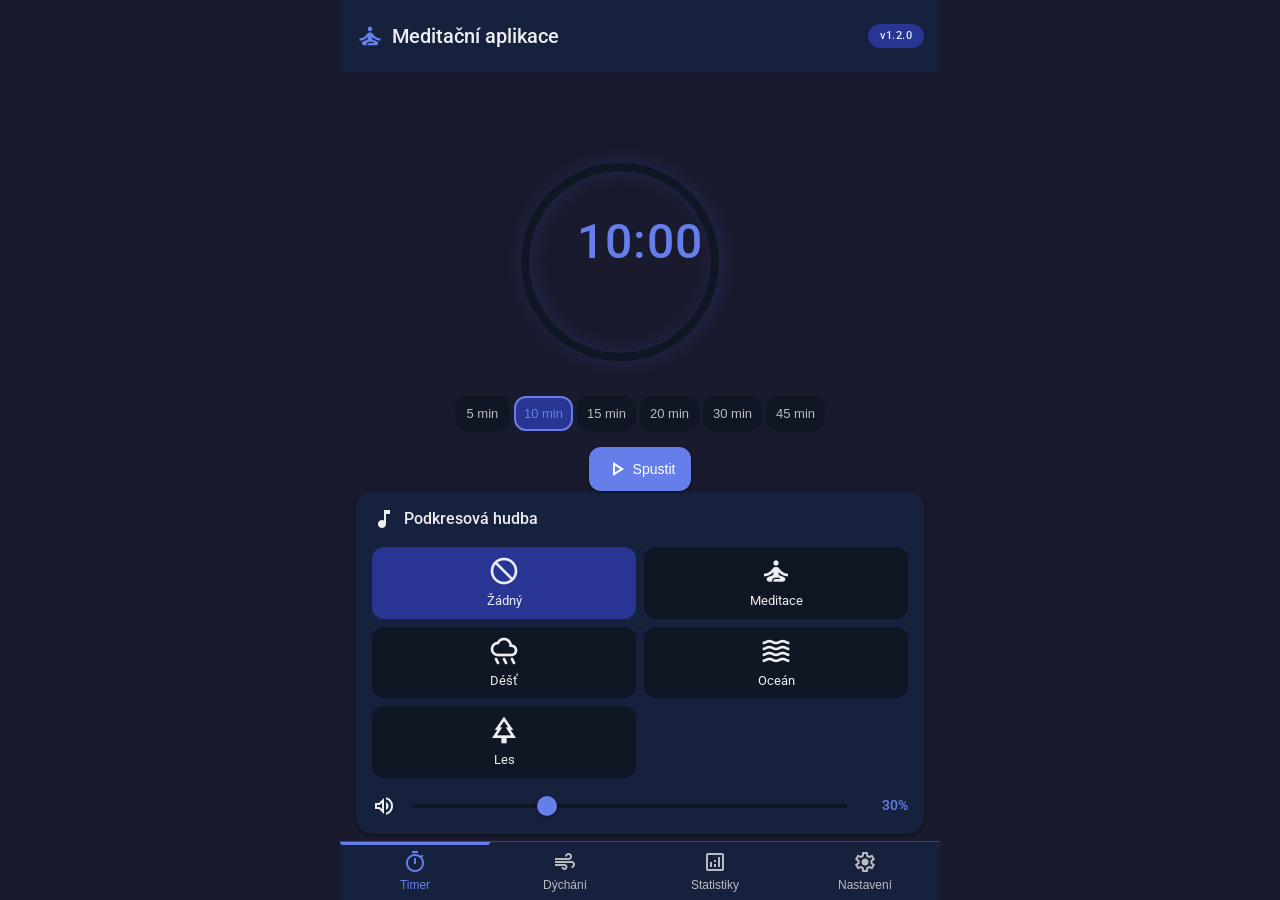
<file: index.html>
<!DOCTYPE html>
<html lang="cs">

<head>
    <link rel="manifest" href="./manifest.json">
    <meta name="theme-color" content="#3f51b5">
    <link rel="icon" href="./icons/icon-72.png" type="image/png">
    <link rel="apple-touch-icon" href="./icons/icon-192.png">

    <!-- Pro iOS -->
    <meta name="apple-mobile-web-app-capable" content="yes">
    <!-- Pro Android / moderní prohlížeče -->
    <meta name="mobile-web-app-capable" content="yes">
    <meta charset="UTF-8">
    <meta name="viewport"
        content="width=device-width, initial-scale=1.0, maximum-scale=1.0, user-scalable=no, viewport-fit=cover">
    <meta name="description" content="Meditační aplikace s timerem, dechovými cvičeními a offline režimem">
    <title>Meditace</title>

    <!-- Google Fonts: Roboto & Material Symbols -->
    <link rel="preconnect" href="https://fonts.googleapis.com">
    <link rel="preconnect" href="https://fonts.gstatic.com" crossorigin>
    <link href="https://fonts.googleapis.com/css2?family=Roboto:wght@400;500;700&display=swap" rel="stylesheet">
    <link href="https://fonts.googleapis.com/css2?family=Material+Symbols+Outlined:opsz,wght,FILL,GRAD@24,400,0,0"
        rel="stylesheet">

    <!-- Styles -->
    <link rel="stylesheet" href="./css/styles.css">
    <link rel="stylesheet" href="./css/timer.css">
    <link rel="stylesheet" href="./css/breathing.css">
    <link rel="stylesheet" href="./css/notifications.css">
</head>

<body>
    <div class="app-container">
        <!-- App Bar -->
        <header class="app-bar">
            <div class="app-bar-content">
                <div class="app-title-wrapper">
                    <span class="material-symbols-outlined app-logo">self_improvement</span>
                    <h1 class="app-title" data-i18n="app.title">Meditace</h1>
                </div>
                <div class="app-version-badge">
                    <span id="appVersion">v1.0.0</span>
                </div>
            </div>
        </header>

        <!-- Main Content -->
        <main class="main-content" id="mainContent">

            <!-- Timer View -->
            <section id="view-timer" class="view active">
                <div class="timer-container">
                    <div class="timer-display">
                        <div class="timer-circle">
                            <svg class="progress-ring" width="220" height="220">
                                <defs>
                                    <linearGradient id="gradient" x1="0%" y1="0%" x2="100%" y2="100%">
                                        <stop offset="0%" stop-color="#3f51b5" />
                                        <stop offset="100%" stop-color="#009688" />
                                    </linearGradient>
                                </defs>
                                <circle class="progress-ring-bg" cx="110" cy="110" r="95" />
                                <circle class="progress-ring-fill" cx="110" cy="110" r="95" />
                            </svg>
                            <div class="timer-time" id="timerDisplay">10:00</div>
                        </div>
                    </div>

                    <div class="duration-selector">
                        <button class="duration-btn" data-duration="300">5 min</button>
                        <button class="duration-btn active" data-duration="600">10 min</button>
                        <button class="duration-btn" data-duration="900">15 min</button>
                        <button class="duration-btn" data-duration="1200">20 min</button>
                        <button class="duration-btn" data-duration="1800">30 min</button>
                        <button class="duration-btn" data-duration="2700">45 min</button>
                    </div>

                    <div class="timer-controls">
                        <button id="timerStart" class="btn btn-primary" data-i18n="timer.start"
                            aria-label="Spustit meditaci">
                            <span class="material-symbols-outlined">play_arrow</span>
                            <span>Spustit</span>
                        </button>
                        <button id="timerPause" class="btn btn-secondary hidden" data-i18n="timer.pause"
                            aria-label="Pozastavit meditaci">
                            <span class="material-symbols-outlined">pause</span>
                            <span>Pozastavit</span>
                        </button>
                        <button id="timerResume" class="btn btn-primary hidden" data-i18n="timer.resume">
                            <span class="material-symbols-outlined">play_arrow</span>
                            <span>Pokračovat</span>
                        </button>
                        <button id="timerStop" class="btn btn-danger hidden" data-i18n="timer.stop">
                            <span class="material-symbols-outlined">stop</span>
                            <span>Zastavit</span>
                        </button>
                    </div>

                    <div class="card audio-controls">
                        <h3 data-i18n="audio.background">
                            <span class="material-symbols-outlined">music_note</span>
                            Podkresová hudba
                        </h3>
                        <div class="audio-selector">
                            <label class="audio-option">
                                <input type="radio" name="bgSound" value="none" checked>
                                <span class="material-symbols-outlined">not_interested</span>
                                <span data-i18n="audio.none">Žádný</span>
                            </label>
                            <label class="audio-option">
                                <input type="radio" name="bgSound" value="meditation">
                                <span class="material-symbols-outlined">self_improvement</span>
                                <span data-i18n="audio.meditation">Meditace</span>
                            </label>
                            <label class="audio-option">
                                <input type="radio" name="bgSound" value="rain">
                                <span class="material-symbols-outlined">rainy</span>
                                <span data-i18n="audio.rain">Déšť</span>
                            </label>
                            <label class="audio-option">
                                <input type="radio" name="bgSound" value="ocean">
                                <span class="material-symbols-outlined">waves</span>
                                <span data-i18n="audio.ocean">Oceán</span>
                            </label>
                            <label class="audio-option">
                                <input type="radio" name="bgSound" value="forest">
                                <span class="material-symbols-outlined">park</span>
                                <span data-i18n="audio.forest">Les</span>
                            </label>
                        </div>

                        <div class="volume-control">
                            <span class="material-symbols-outlined">volume_up</span>
                            <input type="range" id="bgVolume" min="0" max="100" value="30" step="1">
                            <span id="volumeValue">30%</span>
                        </div>
                    </div>
                </div>
            </section>

            <!-- Breathing View -->
            <section id="view-breathing" class="view">
                <div class="breathing-container">
                    <div class="breathing-display">
                        <div class="breathing-circle" id="breathingCircle"></div>
                        <div class="breathing-text" id="breathingText" data-i18n="breathing.prepare">Připravte se</div>
                        <div class="breathing-timer" id="breathingTimer">4</div>
                    </div>

                    <div class="card breathing-pattern-selector">
                        <label for="breathingPattern" data-i18n="breathing.pattern">
                            <span class="material-symbols-outlined">category</span>
                            Technika:
                        </label>
                        <select id="breathingPattern">
                            <option value="box">Box breathing (4-4-4-4)</option>
                            <option value="478">Relaxační (4-7-8)</option>
                            <option value="simple">Jednoduché (5.5-5.5)</option>
                            <option value="bhramari">Bhramari (včelí dech)</option>
                        </select>
                    </div>

                    <div class="card breathing-info">
                        <p id="breathingDescription" class="info-text"></p>
                    </div>

                    <div class="breathing-controls">
                        <button id="breathingStart" class="btn btn-primary" data-i18n="breathing.start"
                            aria-label="Začít dechové cvičení">
                            <span class="material-symbols-outlined">play_arrow</span>
                            <span>Začít</span>
                        </button>
                        <button id="breathingStop" class="btn btn-danger hidden" data-i18n="breathing.stop">
                            <span class="material-symbols-outlined">stop</span>
                            <span>Zastavit</span>
                        </button>
                    </div>
                </div>
            </section>

            <!-- Stats View -->
            <section id="view-stats" class="view">
                <div class="stats-container">
                    <div class="stats-grid">
                        <div class="stat-card">
                            <span class="material-symbols-outlined stat-icon">local_fire_department</span>
                            <div class="stat-content">
                                <div class="stat-value" id="statStreak">0</div>
                                <div class="stat-trend" id="statStreakTrend"></div>
                            </div>
                            <div class="stat-label" data-i18n="stats.currentStreak">Aktuální série</div>
                        </div>

                        <div class="stat-card">
                            <span class="material-symbols-outlined stat-icon">event_repeat</span>
                            <div class="stat-content">
                                <div class="stat-value" id="statSessions">0</div>
                                <div class="stat-trend" id="statSessionsTrend"></div>
                            </div>
                            <div class="stat-label" data-i18n="stats.totalSessions">Celkem sezení</div>
                        </div>

                        <div class="stat-card">
                            <span class="material-symbols-outlined stat-icon">schedule</span>
                            <div class="stat-content">
                                <div class="stat-value" id="statMinutes">0</div>
                                <div class="stat-trend" id="statMinutesTrend"></div>
                            </div>
                            <div class="stat-label" data-i18n="stats.totalMinutes">Celkem minut</div>
                        </div>

                        <div class="stat-card">
                            <span class="material-symbols-outlined stat-icon">emoji_events</span>
                            <div class="stat-content">
                                <div class="stat-value" id="statLongest">0</div>
                                <div class="stat-trend" id="statLongestTrend"></div>
                            </div>
                            <div class="stat-label" data-i18n="stats.longestStreak">Nejdelší série</div>
                        </div>
                    </div>

                    <div class="card weekly-chart-section">
                        <h3 data-i18n="stats.weeklyProgress">
                            <span class="material-symbols-outlined">trending_up</span>
                            Týdenní pokrok
                        </h3>
                        <div class="chart-container">
                            <div id="weeklyChart"></div>
                        </div>
                    </div>

                    <div class="card calendar-section">
                        <h3 data-i18n="stats.calendar">
                            <span class="material-symbols-outlined">calendar_month</span>
                            Kalendář meditací (30 dní)
                        </h3>
                        <div id="calendarHeatmap" class="calendar-heatmap"></div>
                        <div class="calendar-legend">
                            <span class="legend-label" data-i18n="stats.legend">Intenzita:</span>
                            <div class="legend-scale">
                                <span class="legend-box level-0" title="0 min"></span>
                                <span class="legend-box level-1" title="1-10 min"></span>
                                <span class="legend-box level-2" title="11-20 min"></span>
                                <span class="legend-box level-3" title="21-30 min"></span>
                                <span class="legend-box level-4" title="31+ min"></span>
                            </div>
                        </div>
                    </div>

                    <div class="card progress-section">
                        <h3 data-i18n="stats.progress">
                            <span class="material-symbols-outlined">emoji_events</span>
                            Váš postup
                        </h3>
                        <div class="progress-badge">
                            <div class="badge-icon" id="badgeIcon">🌱</div>
                            <div class="badge-name" id="badgeName">Sémě</div>
                            <div class="badge-desc" id="badgeDesc">Začínáte svou cestu</div>
                        </div>
                    </div>
                </div>
            </section>

            <!-- Settings View -->
            <section id="view-settings" class="view">
                <div class="settings-container">

                    <div class="card settings-group">
                        <label for="settingsLang">
                            <span class="material-symbols-outlined">language</span>
                            <span data-i18n="settings.language">Jazyk</span>
                        </label>
                        <select id="settingsLang" aria-label="Vybrat jazyk aplikace">
                            <option value="cs">Čeština</option>
                            <option value="en">English</option>
                        </select>
                    </div>

                    <div class="card settings-group">
                        <label for="settingsBell">
                            <span class="material-symbols-outlined">notifications</span>
                            <span data-i18n="settings.bellSound">Zvuk zvonku</span>
                        </label>
                        <select id="settingsBell">
                            <option value="tibetan">Tibetská mísa</option>
                            <option value="bell">Klasický zvonek</option>
                            <option value="gong">Gong</option>
                            <option value="none">Bez zvuku</option>
                        </select>
                    </div>

                    <div class="card settings-group">
                        <label class="checkbox-label">
                            <input type="checkbox" id="settingsNotifications">
                            <span class="material-symbols-outlined checkbox-icon">notifications_active</span>
                            <span data-i18n="settings.notifications">Povolit notifikace</span>
                        </label>
                    </div>

                    <div class="card settings-group">
                        <label class="checkbox-label">
                            <input type="checkbox" id="settingsKeepAwake" checked>
                            <span class="material-symbols-outlined checkbox-icon">lightbulb</span>
                            <span data-i18n="settings.keepAwake">Udržet displej aktivní během meditace</span>
                        </label>
                    </div>

                    <div class="card settings-group">
                        <label class="checkbox-label">
                            <input type="checkbox" id="settingsTheme">
                            <span class="material-symbols-outlined checkbox-icon">light_mode</span>
                            <span data-i18n="settings.lightMode">Světlý režim</span>
                        </label>
                    </div>

                    <div class="card settings-group">
                        <h3>
                            <span class="material-symbols-outlined">storage</span>
                            <span data-i18n="settings.dataManagement">Správa dat</span>
                        </h3>
                        <div class="data-actions">
                            <button id="exportDataBtn" class="btn btn-secondary data-btn">
                                <span class="material-symbols-outlined">download</span>
                                <div class="btn-text">
                                    <span data-i18n="settings.exportData">Exportovat data</span>
                                    <small data-i18n="settings.exportDataDesc">Stáhnout zálohu meditačních dat</small>
                                </div>
                            </button>
                            <button id="importDataBtn" class="btn btn-secondary data-btn">
                                <span class="material-symbols-outlined">upload</span>
                                <div class="btn-text">
                                    <span data-i18n="settings.importData">Importovat data</span>
                                    <small data-i18n="settings.importDataDesc">Obnovit data ze zálohy</small>
                                </div>
                            </button>
                            <input type="file" id="importFileInput" accept=".json" style="display:none">
                            <button id="resetDataBtn" class="btn btn-danger data-btn">
                                <span class="material-symbols-outlined">delete_forever</span>
                                <div class="btn-text">
                                    <span data-i18n="settings.resetData">Smazat všechna data</span>
                                    <small data-i18n="settings.resetDataDesc">Nevratně smaže všechny záznamy</small>
                                </div>
                            </button>
                        </div>
                    </div>

                    <div class="card settings-group">
                        <h3>
                            <span class="material-symbols-outlined">info</span>
                            <span data-i18n="settings.about">O aplikaci</span>
                        </h3>
                        <p class="info-text">
                            <strong>Verze:</strong> <span id="settingsVersion">1.0.0</span>
                        </p>
                        <p class="info-text">Offline-first PWA aplikace pro meditaci a dechová cvičení</p>
                        <div id="updateStatus" class="update-status hidden">
                            <span class="material-symbols-outlined">info</span>
                            <span id="updateMessage"></span>
                        </div>
                        <button id="checkUpdateBtn" class="btn btn-secondary" style="margin-top: 12px; width: 100%;">
                            <span class="material-symbols-outlined">refresh</span>
                            <span data-i18n="settings.checkUpdate">Zkontrolovat aktualizace</span>
                        </button>
                        <button id="forceUpdateBtn" class="btn btn-primary hidden"
                            style="margin-top: 8px; width: 100%;">
                            <span class="material-symbols-outlined">system_update</span>
                            <span data-i18n="settings.forceUpdate">Aktualizovat nyní</span>
                        </button>
                    </div>
                </div>
            </section>

        </main>

        <!-- Bottom Navigation Tabs -->
        <nav class="tabs-container tabs-bottom">
            <div class="tabs-scroll">
                <button class="tab active" data-view="timer">
                    <span class="material-symbols-outlined">timer</span>
                    <span class="tab-label" data-i18n="nav.timer">Timer</span>
                </button>
                <button class="tab" data-view="breathing">
                    <span class="material-symbols-outlined">air</span>
                    <span class="tab-label" data-i18n="nav.breathing">Dýchání</span>
                </button>
                <button class="tab" data-view="stats">
                    <span class="material-symbols-outlined">analytics</span>
                    <span class="tab-label" data-i18n="nav.stats">Statistiky</span>
                </button>
                <button class="tab" data-view="settings">
                    <span class="material-symbols-outlined">settings</span>
                    <span class="tab-label" data-i18n="nav.settings">Nastavení</span>
                </button>
            </div>
        </nav>
    </div>

    <!-- Scripts -->
    <script src="./js/storage.js"></script>
    <script src="./js/i18n.js"></script>
    <script src="./js/timer.js"></script>
    <script src="./js/audio.js"></script>
    <script src="./js/breathing.js"></script>
    <script src="./js/app.js"></script>
</body>

</html>
</file>
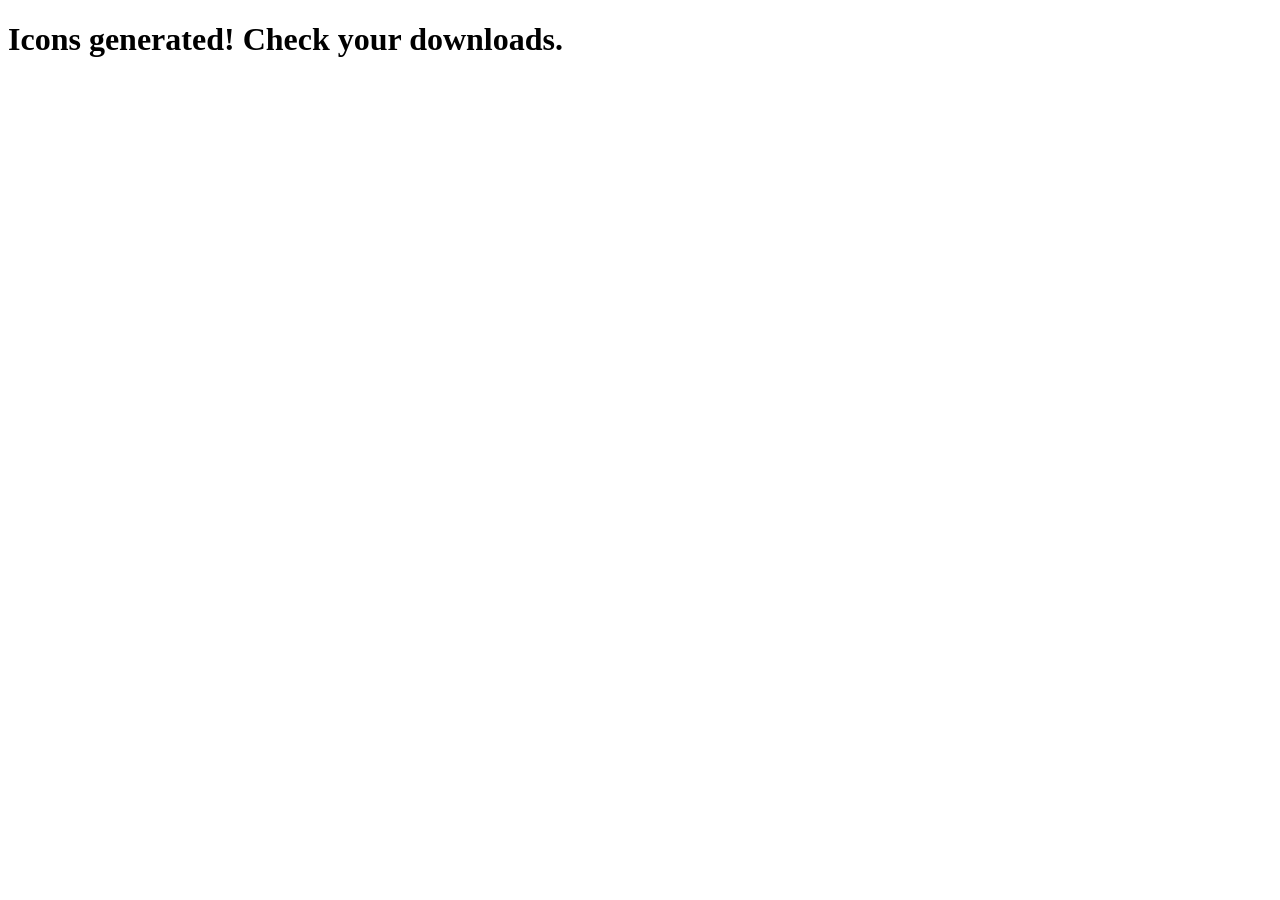
<file: icons/generate-placeholder-icons.html>
<!DOCTYPE html>
<html>
<head>
    <title>Generate Placeholder Icons</title>
</head>
<body>
    <canvas id="canvas"></canvas>
    <script>
        // Generate placeholder icons
        const sizes = [72, 128, 192, 512];
        const canvas = document.getElementById('canvas');
        const ctx = canvas.getContext('2d');
        
        sizes.forEach(size => {
            canvas.width = size;
            canvas.height = size;
            
            // Gradient background
            const gradient = ctx.createLinearGradient(0, 0, size, size);
            gradient.addColorStop(0, '#667eea');
            gradient.addColorStop(1, '#764ba2');
            ctx.fillStyle = gradient;
            ctx.fillRect(0, 0, size, size);
            
            // Circle
            ctx.beginPath();
            ctx.arc(size/2, size/2, size/3, 0, 2 * Math.PI);
            ctx.fillStyle = 'rgba(255, 255, 255, 0.2)';
            ctx.fill();
            
            // Download
            canvas.toBlob(blob => {
                const url = URL.createObjectURL(blob);
                const a = document.createElement('a');
                a.href = url;
                a.download = `icon-${size}.png`;
                a.click();
            });
        });
        
        // Maskable icon (with padding)
        canvas.width = 512;
        canvas.height = 512;
        const gradient = ctx.createLinearGradient(0, 0, 512, 512);
        gradient.addColorStop(0, '#667eea');
        gradient.addColorStop(1, '#764ba2');
        ctx.fillStyle = gradient;
        ctx.fillRect(0, 0, 512, 512);
        
        ctx.beginPath();
        ctx.arc(256, 256, 170, 0, 2 * Math.PI);
        ctx.fillStyle = 'rgba(255, 255, 255, 0.3)';
        ctx.fill();
        
        canvas.toBlob(blob => {
            const url = URL.createObjectURL(blob);
            const a = document.createElement('a');
            a.href = url;
            a.download = 'icon-maskable.png';
            a.click();
        });
        
        document.body.innerHTML = '<h1>Icons generated! Check your downloads.</h1>';
    </script>
</body>
</html>
</file>
<file: css/styles.css>
@import url('https://fonts.googleapis.com/css2?family=Roboto:wght@400;500;700&display=swap');

:root {
    /* MD3 Dark Theme - Meditation (původní tmavé barvy) */
    --md-sys-color-primary: #667eea;
    --md-sys-color-on-primary: #ffffff;
    --md-sys-color-primary-container: #283593;
    --md-sys-color-on-primary-container: #e8eaf6;

    --md-sys-color-secondary: #764ba2;
    --md-sys-color-on-secondary: #ffffff;
    --md-sys-color-secondary-container: #4a148c;
    --md-sys-color-on-secondary-container: #e1bee7;

    --md-sys-color-tertiary: #ef5350;

    --md-sys-color-background: #1a1a2e;
    --md-sys-color-on-background: #eeeef0;

    --md-sys-color-surface: #16213e;
    --md-sys-color-on-surface: #eeeef0;
    --md-sys-color-surface-variant: #0f1624;
    --md-sys-color-on-surface-variant: #bbbbc0;
    --md-sys-color-outline: #8e9099;
    --md-sys-color-outline-variant: #44474f;

    --md-sys-color-success: #4ade80;
    --md-sys-color-error: #ef4444;
    --md-sys-color-on-error: #ffffff;

    /* MD3 Elevations */
    --md-sys-elevation-0: none;
    --md-sys-elevation-1: 0px 1px 2px rgba(0, 0, 0, 0.3), 0px 1px 3px 1px rgba(0, 0, 0, 0.15);
    --md-sys-elevation-2: 0px 1px 2px rgba(0, 0, 0, 0.3), 0px 2px 6px 2px rgba(0, 0, 0, 0.15);
    --md-sys-elevation-3: 0px 1px 3px rgba(0, 0, 0, 0.3), 0px 4px 8px 3px rgba(0, 0, 0, 0.15);

    /* Layout & Shape */
    --radius-sm: 8px;
    --radius-md: 12px;
    --radius-lg: 16px;
    --radius-xl: 28px;

    --spacing-xs: 4px;
    --spacing-sm: 8px;
    --spacing-md: 16px;
    --spacing-lg: 24px;

    --font-heading: 'Roboto', sans-serif;
    --font-body: 'Roboto', sans-serif;
}

/* Light Mode Variables (volitelné) */
body.light-mode {
    --md-sys-color-primary: #3f51b5;
    --md-sys-color-on-primary: #ffffff;
    --md-sys-color-primary-container: #e8eaf6;
    --md-sys-color-on-primary-container: #1a237e;

    --md-sys-color-secondary: #009688;
    --md-sys-color-on-secondary: #ffffff;
    --md-sys-color-secondary-container: #e0f2f1;
    --md-sys-color-on-secondary-container: #004d40;

    --md-sys-color-background: #fdfbff;
    --md-sys-color-on-background: #1b1b1f;

    --md-sys-color-surface: #fdfbff;
    --md-sys-color-on-surface: #1b1b1f;
    --md-sys-color-surface-variant: #e1e2ec;
    --md-sys-color-on-surface-variant: #44474f;
    --md-sys-color-outline: #74777f;
    --md-sys-color-outline-variant: #c4c6d0;

    --md-sys-color-error: #ba1a1a;
    --md-sys-color-on-error: #ffffff;
}

/* Theme Toggle Transitions */
body {
    transition: background-color 0.3s ease, color 0.3s ease;
}

.card, .stat-card, .app-bar, .tabs-container {
    transition: background-color 0.3s ease, color 0.3s ease, box-shadow 0.3s ease;
}

@keyframes themeSwitch {
    0%, 100% { opacity: 1; }
    50% { opacity: 0.8; }
}

body.theme-switching {
    animation: themeSwitch 0.3s ease;
}

* {
    box-sizing: border-box;
    margin: 0;
    padding: 0;
    -webkit-tap-highlight-color: transparent;
}

body {
    font-family: var(--font-body);
    background-color: var(--md-sys-color-background);
    color: var(--md-sys-color-on-background);
    line-height: 1.5;
    height: 100vh;
    overflow: hidden;
    transition: background-color 0.3s, color 0.3s;
}

/* === Material Symbols === */
.material-symbols-outlined {
    font-family: 'Material Symbols Outlined';
    font-weight: normal;
    font-style: normal;
    font-size: 24px;
    display: inline-block;
    line-height: 1;
    text-transform: none;
    letter-spacing: normal;
    word-wrap: normal;
    white-space: nowrap;
    direction: ltr;
    font-variation-settings: 'FILL' 0, 'wght' 400, 'GRAD' 0, 'opsz' 24;
}

/* === Layout === */
.app-container {
    display: flex;
    flex-direction: column;
    height: 100vh;
    max-width: 600px;
    margin: 0 auto;
    position: relative;
    background-color: var(--md-sys-color-background);
}

/* === App Bar === */
.app-bar {
    background-color: var(--md-sys-color-surface);
    color: var(--md-sys-color-on-surface);
    padding: var(--spacing-sm) var(--spacing-md);
    padding-top: max(var(--spacing-sm), env(safe-area-inset-top));
    box-shadow: 0 1px 2px rgba(0, 0, 0, 0.05);
    z-index: 10;
    transition: background-color 0.3s;
}

.app-bar-content {
    display: flex;
    justify-content: space-between;
    align-items: center;
    height: 56px;
}

.app-title-wrapper {
    display: flex;
    align-items: center;
    gap: var(--spacing-sm);
}

.app-logo {
    color: var(--md-sys-color-primary);
    font-size: 28px;
}

.app-title {
    font-size: 20px;
    font-weight: 500;
    color: var(--md-sys-color-on-surface);
    margin: 0;
}

.app-version-badge {
    background-color: var(--md-sys-color-primary-container);
    color: var(--md-sys-color-on-primary-container);
    padding: 4px 12px;
    border-radius: 12px;
    font-size: 11px;
    font-weight: 500;
    letter-spacing: 0.5px;
}

.app-actions {
    display: flex;
    gap: var(--spacing-xs);
}

.icon-button {
    width: 40px;
    height: 40px;
    border-radius: 50%;
    border: none;
    background: transparent;
    color: var(--md-sys-color-on-surface);
    display: flex;
    align-items: center;
    justify-content: center;
    cursor: pointer;
    transition: background-color 0.2s;
}

.icon-button:active {
    background-color: var(--md-sys-color-surface-variant);
}

/* === Tabs === */
.tabs-container {
    background-color: var(--md-sys-color-surface);
    border-top: 1px solid var(--md-sys-color-outline-variant);
    overflow: hidden;
    order: 3;
}

.tabs-bottom {
    position: fixed;
    bottom: 0;
    left: 0;
    right: 0;
    max-width: 600px;
    margin: 0 auto;
    z-index: 10;
    padding-bottom: env(safe-area-inset-bottom);
}

.tabs-scroll {
    display: flex;
    overflow-x: auto;
    -webkit-overflow-scrolling: touch;
    scrollbar-width: none;
}

.tabs-scroll::-webkit-scrollbar {
    display: none;
}

.tab {
    flex: 1;
    min-width: 90px;
    display: flex;
    flex-direction: column;
    align-items: center;
    gap: 4px;
    padding: var(--spacing-sm) var(--spacing-sm);
    border: none;
    background: transparent;
    color: var(--md-sys-color-on-surface-variant);
    cursor: pointer;
    position: relative;
    transition: color 0.2s;
}

.tab-label {
    font-size: 12px;
    font-weight: 500;
}

.tab.active {
    color: var(--md-sys-color-primary);
}

.tab.active::after {
    content: '';
    position: absolute;
    top: 0;
    left: 0;
    right: 0;
    height: 3px;
    background-color: var(--md-sys-color-primary);
    border-radius: 0 0 3px 3px;
}

/* === Main Content === */
.main-content {
    flex: 1;
    overflow-y: auto;
    overflow-x: hidden;
    padding: var(--spacing-md);
    padding-bottom: calc(70px + env(safe-area-inset-bottom));
}

.view {
    display: none;
    animation: fadeIn 0.3s ease;
}

.view.active {
    display: block;
}

@keyframes fadeIn {
    from {
        opacity: 0;
        transform: translateY(10px);
    }
    to {
        opacity: 1;
        transform: translateY(0);
    }
}

/* === Cards === */
.card {
    background-color: var(--md-sys-color-surface);
    border-radius: var(--radius-lg);
    padding: var(--spacing-md);
    box-shadow: var(--md-sys-elevation-1);
    margin-bottom: var(--spacing-md);
}

/* === Buttons === */
.btn {
    display: inline-flex;
    align-items: center;
    justify-content: center;
    gap: var(--spacing-xs);
    padding: 10px var(--spacing-md);
    border: none;
    border-radius: var(--radius-md);
    font-size: 14px;
    font-weight: 500;
    cursor: pointer;
    transition: all 0.2s;
    min-width: 100px;
    touch-action: manipulation;
}

.btn-primary {
    background-color: var(--md-sys-color-primary);
    color: var(--md-sys-color-on-primary);
    box-shadow: var(--md-sys-elevation-1);
}

.btn-primary:active {
    transform: scale(0.98);
    box-shadow: var(--md-sys-elevation-2);
}

.btn-secondary {
    background-color: var(--md-sys-color-secondary-container);
    color: var(--md-sys-color-on-secondary-container);
}

.btn-secondary:active {
    background-color: var(--md-sys-color-secondary);
    color: var(--md-sys-color-on-secondary);
}

.btn-danger {
    background-color: var(--md-sys-color-error);
    color: var(--md-sys-color-on-error);
}

.btn-danger:active {
    opacity: 0.9;
}

.hidden {
    display: none !important;
}

/* === Duration Selector === */
.duration-selector {
    display: flex;
    gap: var(--spacing-xs);
    justify-content: center;
    margin: var(--spacing-sm) 0;
    flex-wrap: wrap;
}

.duration-btn {
    padding: 8px var(--spacing-sm);
    background-color: var(--md-sys-color-surface-variant);
    border: 2px solid transparent;
    color: var(--md-sys-color-on-surface-variant);
    border-radius: var(--radius-md);
    font-size: 13px;
    font-weight: 500;
    cursor: pointer;
    transition: all 0.2s;
    min-width: 55px;
}

.duration-btn.active {
    border-color: var(--md-sys-color-primary);
    color: var(--md-sys-color-primary);
    background-color: var(--md-sys-color-primary-container);
}

.duration-btn:active {
    transform: scale(0.95);
}

/* === Audio Controls === */
.audio-controls h3 {
    display: flex;
    align-items: center;
    gap: var(--spacing-sm);
    font-size: 16px;
    margin-bottom: var(--spacing-md);
    color: var(--md-sys-color-on-surface);
    font-weight: 500;
}

.audio-selector {
    display: grid;
    grid-template-columns: repeat(2, 1fr);
    gap: var(--spacing-sm);
    margin-bottom: var(--spacing-md);
}

.audio-option {
    display: flex;
    flex-direction: column;
    align-items: center;
    gap: var(--spacing-xs);
    padding: var(--spacing-sm);
    background-color: var(--md-sys-color-surface-variant);
    border-radius: var(--radius-md);
    cursor: pointer;
    transition: all 0.2s;
    font-size: 13px;
}

.audio-option:has(input:checked) {
    background-color: var(--md-sys-color-primary-container);
    color: var(--md-sys-color-on-primary-container);
}

.audio-option input[type="radio"] {
    display: none;
}

.audio-option .material-symbols-outlined {
    font-size: 32px;
}

.volume-control {
    display: flex;
    align-items: center;
    gap: var(--spacing-md);
}

.volume-control input[type="range"] {
    flex: 1;
    height: 4px;
    border-radius: 2px;
    background: var(--md-sys-color-surface-variant);
    outline: none;
    -webkit-appearance: none;
}

.volume-control input[type="range"]::-webkit-slider-thumb {
    -webkit-appearance: none;
    appearance: none;
    width: 20px;
    height: 20px;
    border-radius: 50%;
    background: var(--md-sys-color-primary);
    cursor: pointer;
    box-shadow: var(--md-sys-elevation-1);
}

.volume-control input[type="range"]::-moz-range-thumb {
    width: 20px;
    height: 20px;
    border-radius: 50%;
    background: var(--md-sys-color-primary);
    cursor: pointer;
    border: none;
    box-shadow: var(--md-sys-elevation-1);
}

#volumeValue {
    min-width: 45px;
    text-align: right;
    font-weight: 500;
    color: var(--md-sys-color-primary);
    font-size: 14px;
}

/* === Stats View === */
.stats-container {
    padding: 0;
}

.stats-grid {
    display: grid;
    grid-template-columns: repeat(2, 1fr);
    gap: var(--spacing-sm);
    margin-bottom: var(--spacing-md);
}

.stat-card {
    background-color: var(--md-sys-color-surface);
    padding: var(--spacing-md);
    border-radius: var(--radius-lg);
    text-align: center;
    box-shadow: var(--md-sys-elevation-1);
    transition: transform 0.2s;
}

.stat-card:active {
    transform: scale(0.98);
}

.stat-icon {
    font-size: 40px !important;
    color: var(--md-sys-color-primary);
    margin-bottom: var(--spacing-xs);
}

.stat-content {
    display: flex;
    align-items: baseline;
    gap: var(--spacing-xs);
    margin-bottom: var(--spacing-xs);
    justify-content: center;
}

.stat-value {
    font-size: 28px;
    font-weight: 700;
    color: var(--md-sys-color-on-surface);
}

.stat-trend {
    font-size: 14px;
    font-weight: 600;
}

.stat-trend.up {
    color: #4caf50;
}

.stat-trend.down {
    color: #f44336;
}

.stat-trend.neutral {
    color: var(--md-sys-color-on-surface-variant);
}

@keyframes countUp {
    from { opacity: 0; transform: translateY(10px); }
    to { opacity: 1; transform: translateY(0); }
}

.stat-value.updating {
    animation: countUp 0.5s ease;
}

.stat-label {
    font-size: 12px;
    color: var(--md-sys-color-on-surface-variant);
}

.progress-section h3 {
    display: flex;
    align-items: center;
    gap: var(--spacing-sm);
    font-size: 18px;
    margin-bottom: var(--spacing-md);
    text-align: left;
    font-weight: 500;
}

.progress-badge {
    text-align: center;
    padding: var(--spacing-md) 0;
}

.badge-icon {
    font-size: 64px;
    margin-bottom: var(--spacing-sm);
}

.badge-name {
    font-size: 20px;
    font-weight: 600;
    color: var(--md-sys-color-primary);
    margin-bottom: var(--spacing-xs);
}

.badge-desc {
    color: var(--md-sys-color-on-surface-variant);
    font-size: 14px;
}

/* === Weekly Chart === */
.weekly-chart-section h3,
.calendar-section h3 {
    display: flex;
    align-items: center;
    gap: var(--spacing-sm);
    font-size: 18px;
    margin-bottom: var(--spacing-md);
    text-align: left;
    font-weight: 500;
}

.chart-container {
    position: relative;
    height: 200px;
    padding: var(--spacing-sm);
}

.chart-bar {
    fill: var(--md-sys-color-primary);
    transition: opacity 0.2s ease;
    cursor: pointer;
}

.chart-bar:hover {
    opacity: 0.8;
}

.chart-bar.today {
    fill: var(--md-sys-color-secondary);
}

.chart-label {
    fill: var(--md-sys-color-on-surface-variant);
    font-size: 11px;
}

.chart-value {
    fill: var(--md-sys-color-on-surface);
    font-size: 10px;
    font-weight: 500;
}

.chart-axis, .chart-grid {
    stroke: var(--md-sys-color-outline-variant);
}

.chart-grid {
    stroke-width: 0.5;
    opacity: 0.3;
}

/* === Calendar Heatmap === */
.calendar-heatmap {
    display: grid;
    grid-template-columns: repeat(7, 1fr);
    gap: 4px;
    padding: var(--spacing-sm) 0;
    margin-bottom: var(--spacing-md);
}

.calendar-day {
    aspect-ratio: 1;
    border-radius: var(--radius-sm);
    background-color: var(--md-sys-color-surface-variant);
    cursor: pointer;
    transition: all 0.2s ease;
    border: 1px solid var(--md-sys-color-outline-variant);
    position: relative;
}

.calendar-day:hover {
    transform: scale(1.1);
    z-index: 1;
    box-shadow: var(--md-sys-elevation-2);
}

.calendar-day.level-0 {
    background-color: var(--md-sys-color-surface-variant);
    opacity: 0.3;
}

.calendar-day.level-1 {
    background-color: var(--md-sys-color-primary);
    opacity: 0.2;
}

.calendar-day.level-2 {
    background-color: var(--md-sys-color-primary);
    opacity: 0.4;
}

.calendar-day.level-3 {
    background-color: var(--md-sys-color-primary);
    opacity: 0.7;
}

.calendar-day.level-4 {
    background-color: var(--md-sys-color-primary);
    opacity: 1;
}

.calendar-day.today {
    border: 2px solid var(--md-sys-color-primary);
}

.calendar-tooltip {
    position: absolute;
    bottom: 100%;
    left: 50%;
    transform: translateX(-50%);
    background-color: var(--md-sys-color-surface);
    color: var(--md-sys-color-on-surface);
    padding: 6px 10px;
    border-radius: var(--radius-sm);
    font-size: 11px;
    white-space: nowrap;
    box-shadow: var(--md-sys-elevation-2);
    opacity: 0;
    transition: opacity 0.2s;
    pointer-events: none;
    z-index: 10;
    margin-bottom: 4px;
}

.calendar-day:hover .calendar-tooltip {
    opacity: 1;
}

.calendar-legend {
    display: flex;
    align-items: center;
    gap: var(--spacing-sm);
    font-size: 12px;
    color: var(--md-sys-color-on-surface-variant);
    justify-content: center;
}

.legend-scale {
    display: flex;
    gap: 3px;
}

.legend-box {
    width: 16px;
    height: 16px;
    border-radius: 3px;
    border: 1px solid var(--md-sys-color-outline-variant);
}

.legend-box.level-0 {
    background-color: var(--md-sys-color-surface-variant);
    opacity: 0.3;
}

.legend-box.level-1 {
    background-color: var(--md-sys-color-primary);
    opacity: 0.2;
}

.legend-box.level-2 {
    background-color: var(--md-sys-color-primary);
    opacity: 0.4;
}

.legend-box.level-3 {
    background-color: var(--md-sys-color-primary);
    opacity: 0.7;
}

.legend-box.level-4 {
    background-color: var(--md-sys-color-primary);
    opacity: 1;
}

@media (max-width: 380px) {
    .calendar-heatmap {
        gap: 3px;
    }

    .calendar-legend {
        font-size: 11px;
    }

    .legend-box {
        width: 14px;
        height: 14px;
    }
}

/* === Settings View === */
.settings-container {
    padding: 0;
}

.settings-group label {
    display: flex;
    align-items: center;
    gap: var(--spacing-sm);
    color: var(--md-sys-color-on-surface);
    font-size: 14px;
    margin-bottom: var(--spacing-sm);
    font-weight: 500;
}

.settings-group select {
    width: 100%;
    padding: var(--spacing-sm) var(--spacing-md);
    background-color: var(--md-sys-color-surface-variant);
    border: 1px solid var(--md-sys-color-outline-variant);
    border-radius: var(--radius-sm);
    color: var(--md-sys-color-on-surface);
    font-size: 14px;
    cursor: pointer;
}

.checkbox-label {
    display: flex !important;
    align-items: center;
    cursor: pointer;
    margin-bottom: 0 !important;
}

.checkbox-label input[type="checkbox"] {
    margin-right: var(--spacing-sm);
    accent-color: var(--md-sys-color-primary);
    width: 20px;
    height: 20px;
    cursor: pointer;
}

.checkbox-icon {
    margin-right: var(--spacing-xs);
}

.settings-group h3 {
    display: flex;
    align-items: center;
    gap: var(--spacing-sm);
    margin-bottom: var(--spacing-sm);
    font-size: 16px;
    font-weight: 500;
}

.info-text {
    color: var(--md-sys-color-on-surface-variant);
    font-size: 14px;
    line-height: 1.5;
    margin-bottom: var(--spacing-xs);
}

/* Data Management */
.data-actions {
    display: flex;
    flex-direction: column;
    gap: var(--spacing-sm);
    margin-top: var(--spacing-sm);
}

.data-btn {
    display: flex;
    align-items: center;
    gap: var(--spacing-md);
    width: 100%;
    text-align: left;
    padding: var(--spacing-md);
    justify-content: flex-start;
}

.data-btn .btn-text {
    display: flex;
    flex-direction: column;
    gap: 2px;
}

.data-btn .btn-text small {
    font-size: 11px;
    opacity: 0.75;
    font-weight: 400;
}

/* Update Status */
.update-status {
    display: flex;
    align-items: center;
    gap: var(--spacing-sm);
    padding: var(--spacing-sm) var(--spacing-md);
    background-color: var(--md-sys-color-primary-container);
    color: var(--md-sys-color-on-primary-container);
    border-radius: var(--radius-md);
    margin-top: var(--spacing-md);
    font-size: 14px;
}

.update-status.success {
    background-color: rgba(74, 222, 128, 0.2);
    color: var(--md-sys-color-success);
}

.update-status.warning {
    background-color: rgba(251, 191, 36, 0.2);
    color: #fbbf24;
}

/* Timer containers */
.timer-container {
    padding: 0;
}

.timer-controls {
    display: flex;
    gap: var(--spacing-sm);
    justify-content: center;
    flex-wrap: wrap;
    margin-top: var(--spacing-md);
}

/* Breathing containers */
.breathing-container {
    padding: 0;
}

.breathing-controls {
    display: flex;
    gap: var(--spacing-sm);
    justify-content: center;
    margin-top: var(--spacing-md);
}
</file>
<file: css/timer.css>
/* Timer Styles - Material Design 3 */

.timer-container {
  padding: 0;
}

.timer-display {
  display: flex;
  justify-content: center;
  align-items: center;
  margin: var(--spacing-lg) 0;
}

.timer-circle {
  position: relative;
  width: 220px;
  height: 220px;
  display: flex;
  justify-content: center;
  align-items: center;
  margin: 0 auto;
}

.progress-ring {
  position: absolute;
  top: 0;
  left: 0;
  transform: rotate(-90deg);
  filter: drop-shadow(0 2px 8px rgba(63, 81, 181, 0.3));
}

.progress-ring-bg {
  fill: none;
  stroke: var(--md-sys-color-surface-variant);
  stroke-width: 8;
}

.progress-ring-fill {
  fill: none;
  stroke: url(#gradient);
  stroke-width: 8;
  stroke-linecap: round;
  stroke-dasharray: 596.9;
  stroke-dashoffset: 596.9;
  transition: stroke-dashoffset 1s linear;
}

.timer-time {
  position: absolute;
  top: 50%;
  left: 50%;
  transform: translate(-50%, -50%);
  z-index: 1;
  font-size: 40px;
  font-weight: 500;
  color: var(--md-sys-color-primary);
  font-variant-numeric: tabular-nums;
  letter-spacing: 0.02em;
  margin: 0;
}

/* Pulsing animation when timer is running */
.timer-circle.running .progress-ring {
  animation: pulse 2s ease-in-out infinite;
}

@keyframes pulse {
  0%, 100% {
    filter: drop-shadow(0 2px 8px rgba(63, 81, 181, 0.3));
  }
  50% {
    filter: drop-shadow(0 4px 16px rgba(63, 81, 181, 0.5));
  }
}

/* Responsive adjustments */
@media (max-width: 380px) {
  .timer-circle {
    width: 200px;
    height: 200px;
  }

  .progress-ring {
    width: 200px;
    height: 200px;
  }

  .progress-ring-bg,
  .progress-ring-fill {
    r: 90;
  }

  .timer-time {
    font-size: 36px;
  }
}

@media (min-width: 768px) {
  .timer-circle {
    width: 260px;
    height: 260px;
  }

  .progress-ring {
    width: 260px;
    height: 260px;
  }

  .timer-time {
    font-size: 48px;
  }
}
</file>
<file: css/breathing.css>
/* Breathing Exercise Styles - Material Design 3 */

.breathing-container {
  padding: 0;
}

.breathing-display {
  display: flex;
  flex-direction: column;
  align-items: center;
  justify-content: center;
  min-height: 300px;
  position: relative;
  margin: var(--spacing-lg) 0;
}

.breathing-circle {
  width: 150px;
  height: 150px;
  border-radius: 50%;
  background: radial-gradient(circle, var(--md-sys-color-primary) 0%, var(--md-sys-color-secondary) 70%, transparent 100%);
  box-shadow: 0 0 40px rgba(63, 81, 181, 0.4);
  transition: transform 4s ease-in-out;
  position: relative;
}

.breathing-circle::before {
  content: '';
  position: absolute;
  inset: 10px;
  border-radius: 50%;
  background: radial-gradient(circle, rgba(255, 255, 255, 0.2) 0%, transparent 70%);
  opacity: 0.5;
}

/* Breathing phases */
.breathing-circle.inhale {
  transform: scale(1.8);
  transition-timing-function: ease-in;
  box-shadow: 0 0 60px rgba(63, 81, 181, 0.6);
}

.breathing-circle.hold {
  transform: scale(1.8);
  transition-duration: 0.3s;
}

.breathing-circle.exhale {
  transform: scale(1);
  transition-timing-function: ease-out;
  box-shadow: 0 0 30px rgba(63, 81, 181, 0.3);
}

.breathing-circle.hold-out {
  transform: scale(1);
  transition-duration: 0.3s;
}

.breathing-text {
  margin-top: var(--spacing-md);
  font-size: 18px;
  font-weight: 500;
  color: var(--md-sys-color-primary);
  text-transform: uppercase;
  letter-spacing: 0.1em;
  animation: fadeInOut 1s ease-in-out infinite;
}

@keyframes fadeInOut {
  0%, 100% {
    opacity: 0.7;
  }
  50% {
    opacity: 1;
  }
}

.breathing-timer {
  margin-top: var(--spacing-sm);
  font-size: 32px;
  font-weight: 500;
  color: var(--md-sys-color-on-surface);
  font-variant-numeric: tabular-nums;
  min-width: 60px;
  text-align: center;
}

.breathing-pattern-selector label {
  display: flex;
  align-items: center;
  gap: var(--spacing-sm);
  color: var(--md-sys-color-on-surface);
  font-size: 14px;
  margin-bottom: var(--spacing-sm);
  font-weight: 500;
}

.breathing-pattern-selector select {
  width: 100%;
  padding: var(--spacing-sm) var(--spacing-md);
  background-color: var(--md-sys-color-surface-variant);
  border: 1px solid var(--md-sys-color-outline-variant);
  border-radius: var(--radius-sm);
  color: var(--md-sys-color-on-surface);
  font-size: 14px;
  cursor: pointer;
}

.breathing-info .info-text {
  color: var(--md-sys-color-on-surface-variant);
  line-height: 1.5;
  font-size: 14px;
}

/* Animation for different breathing patterns */
.breathing-circle.bhramari {
  animation: vibrate 0.3s ease-in-out infinite;
}

@keyframes vibrate {
  0%, 100% {
    transform: scale(1.8) translateX(0);
  }
  25% {
    transform: scale(1.8) translateX(-2px);
  }
  75% {
    transform: scale(1.8) translateX(2px);
  }
}

/* Responsive adjustments */
@media (max-width: 380px) {
  .breathing-circle {
    width: 120px;
    height: 120px;
  }

  .breathing-circle.inhale,
  .breathing-circle.hold {
    transform: scale(1.6);
  }

  .breathing-text {
    font-size: 16px;
  }

  .breathing-timer {
    font-size: 28px;
  }
}

@media (min-width: 768px) {
  .breathing-circle {
    width: 180px;
    height: 180px;
  }

  .breathing-circle.inhale,
  .breathing-circle.hold {
    transform: scale(2);
  }

  .breathing-display {
    min-height: 400px;
  }
}

/* Accessibility: Respect user's motion preferences */
@media (prefers-reduced-motion: reduce) {
  .breathing-circle {
    transition: none;
  }

  .breathing-text {
    animation: none;
    opacity: 1;
  }

  .breathing-circle.bhramari {
    animation: none;
  }
}
</file>
<file: css/notifications.css>
/* In-app notifications */
.in-app-notification {
  position: fixed;
  top: -100px;
  left: 50%;
  transform: translateX(-50%);
  background: var(--surface-container-high, #2a2e4a);
  color: var(--on-surface, #e6e8f0);
  padding: 16px 24px;
  border-radius: 12px;
  box-shadow: 0 8px 24px rgba(0, 0, 0, 0.4);
  display: flex;
  align-items: center;
  gap: 12px;
  z-index: 10000;
  min-width: 300px;
  max-width: 500px;
  transition: top 0.3s cubic-bezier(0.4, 0, 0.2, 1);
  cursor: pointer;
}

.in-app-notification.show {
  top: 24px;
}

.in-app-notification .material-symbols-outlined {
  font-size: 24px;
  flex-shrink: 0;
}

.in-app-notification strong {
  display: block;
  margin-bottom: 4px;
  font-size: 14px;
  font-weight: 500;
}

.in-app-notification p {
  margin: 0;
  font-size: 13px;
  opacity: 0.9;
}

/* Notification types */
.in-app-notification.success {
  background: linear-gradient(135deg, #1e3a2f 0%, #2d5a4a 100%);
  border-left: 4px solid #4caf50;
}

.in-app-notification.success .material-symbols-outlined {
  color: #4caf50;
}

.in-app-notification.warning {
  background: linear-gradient(135deg, #3a2e1e 0%, #5a4a2d 100%);
  border-left: 4px solid #ff9800;
}

.in-app-notification.warning .material-symbols-outlined {
  color: #ff9800;
}

.in-app-notification.error {
  background: linear-gradient(135deg, #3a1e1e 0%, #5a2d2d 100%);
  border-left: 4px solid #f44336;
}

.in-app-notification.error .material-symbols-outlined {
  color: #f44336;
}

.in-app-notification.info {
  background: linear-gradient(135deg, #1e2a3a 0%, #2d3f5a 100%);
  border-left: 4px solid #2196f3;
}

.in-app-notification.info .material-symbols-outlined {
  color: #2196f3;
}

/* Light mode */
body.light-mode .in-app-notification {
  background: #ffffff;
  color: #1a1a2e;
  box-shadow: 0 8px 24px rgba(0, 0, 0, 0.2);
}

body.light-mode .in-app-notification.success {
  background: linear-gradient(135deg, #e8f5e9 0%, #c8e6c9 100%);
}

body.light-mode .in-app-notification.warning {
  background: linear-gradient(135deg, #fff3e0 0%, #ffe0b2 100%);
}

body.light-mode .in-app-notification.error {
  background: linear-gradient(135deg, #ffebee 0%, #ffcdd2 100%);
}

body.light-mode .in-app-notification.info {
  background: linear-gradient(135deg, #e3f2fd 0%, #bbdefb 100%);
}
</file>
